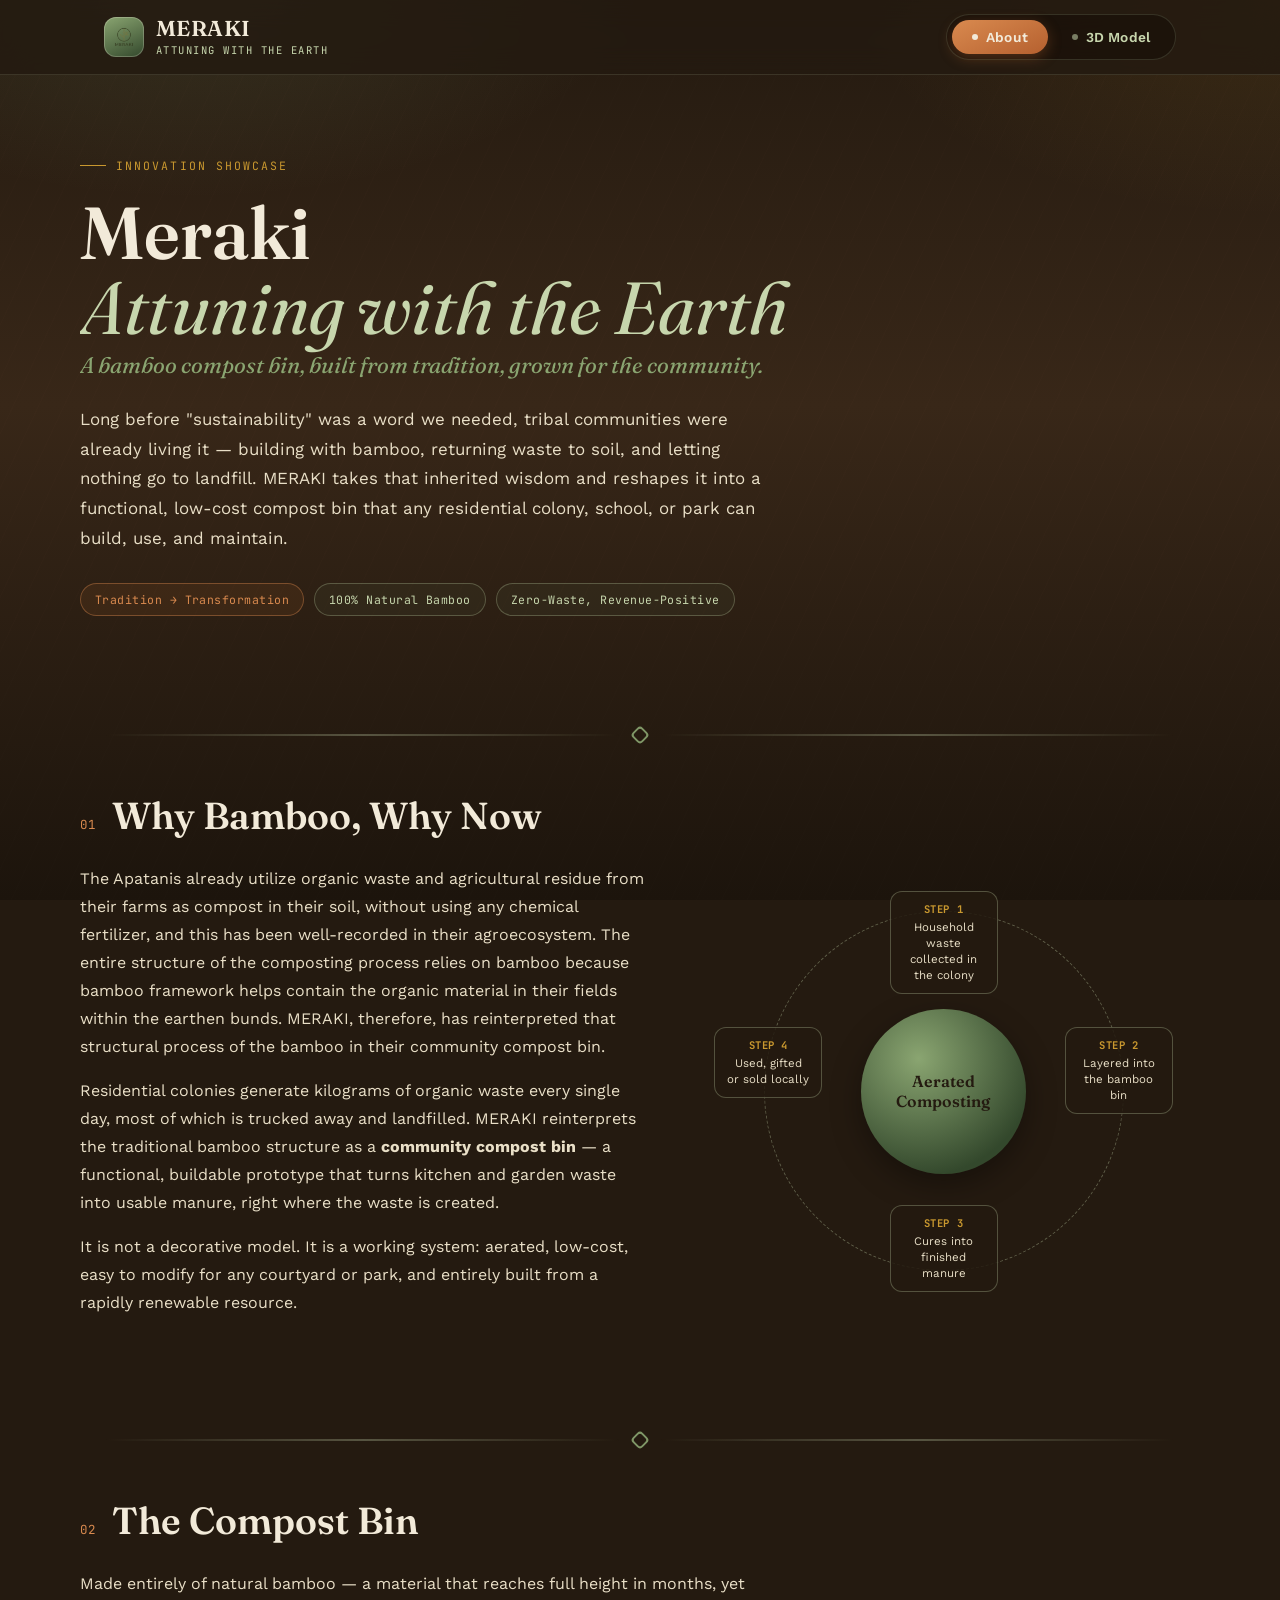
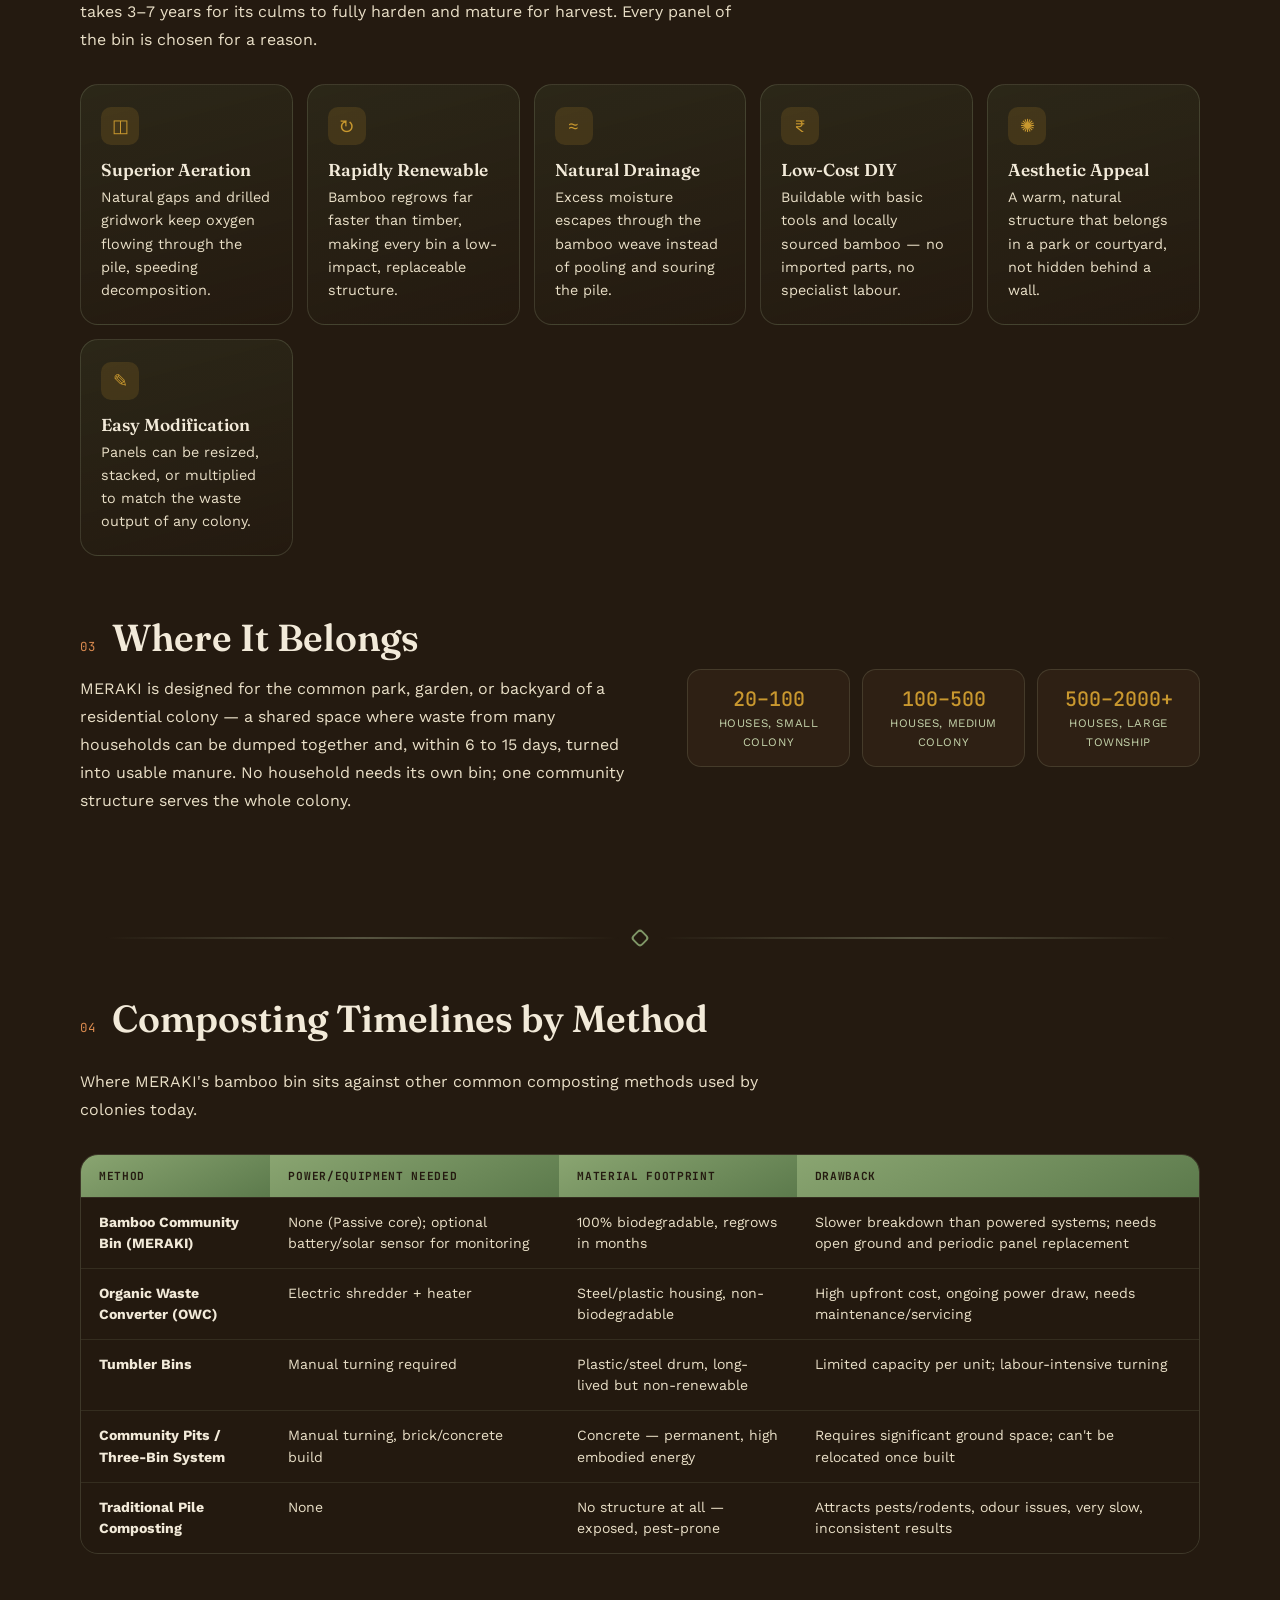
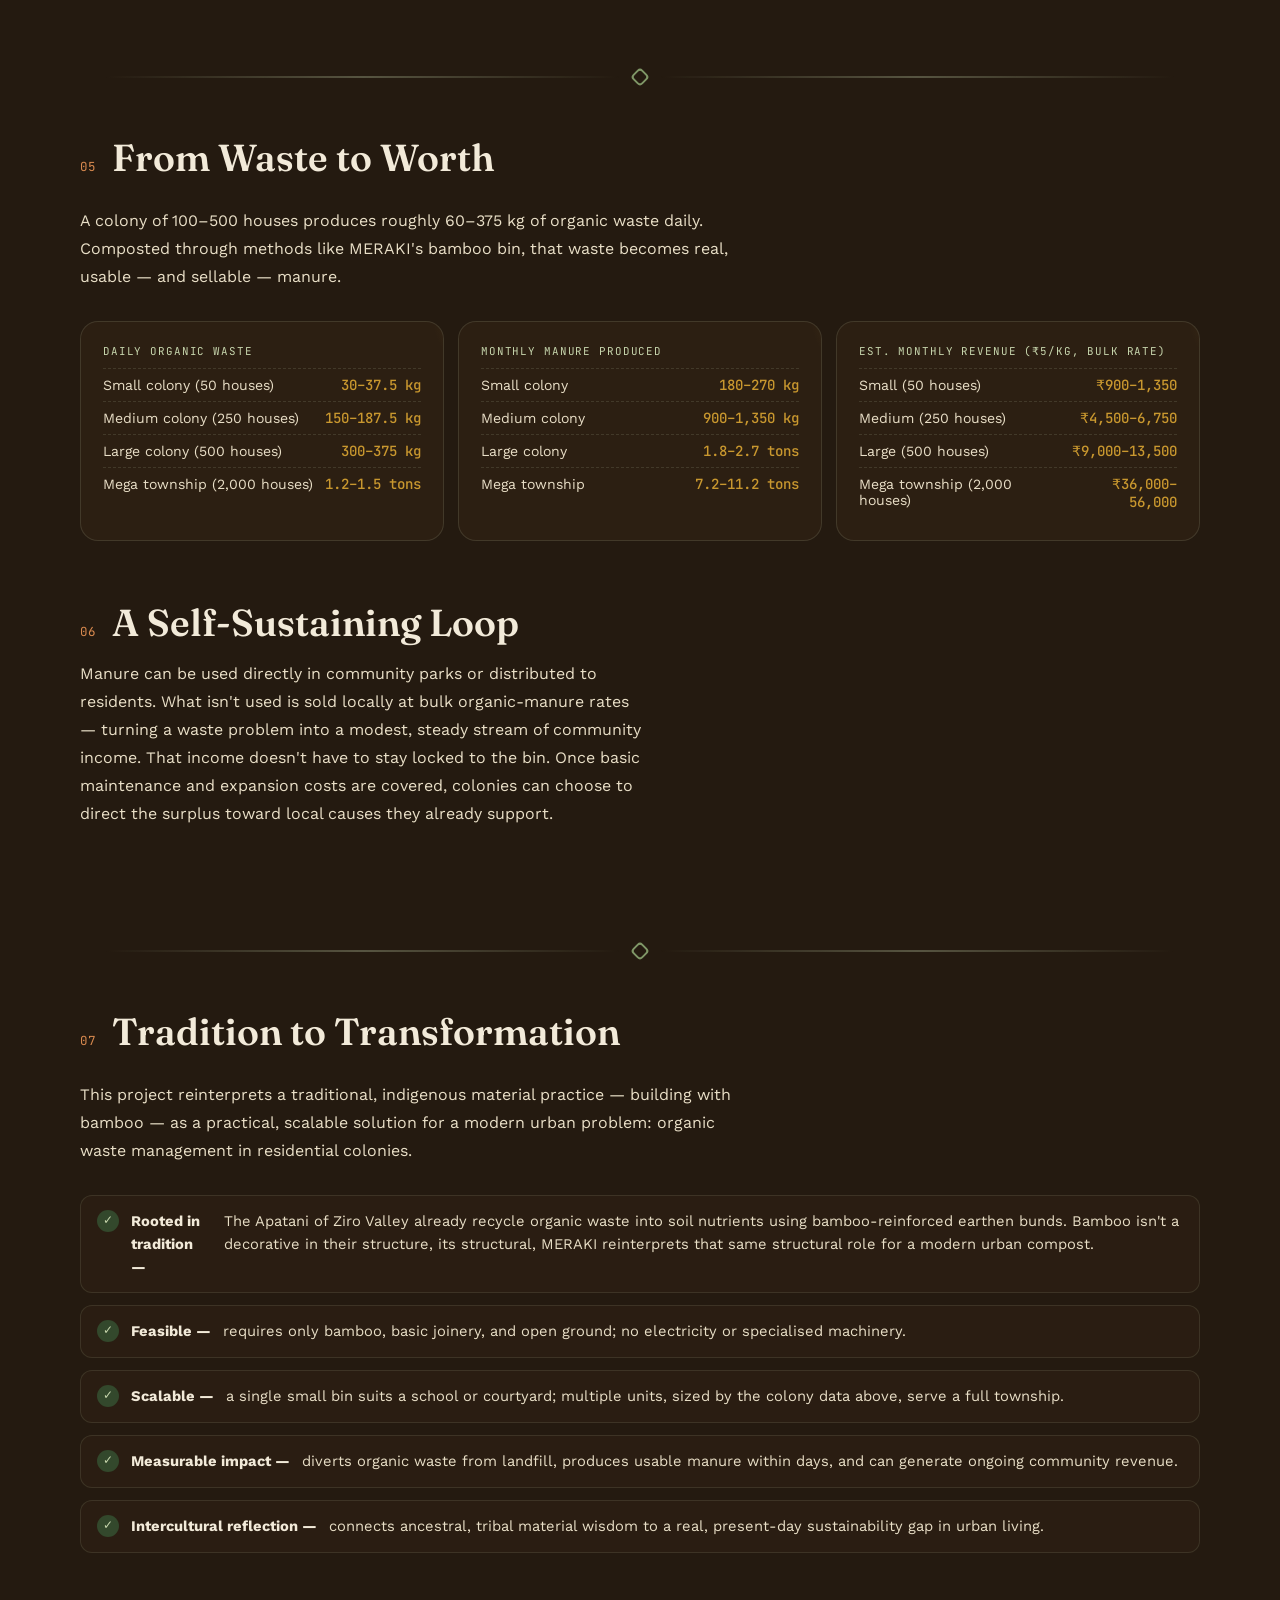
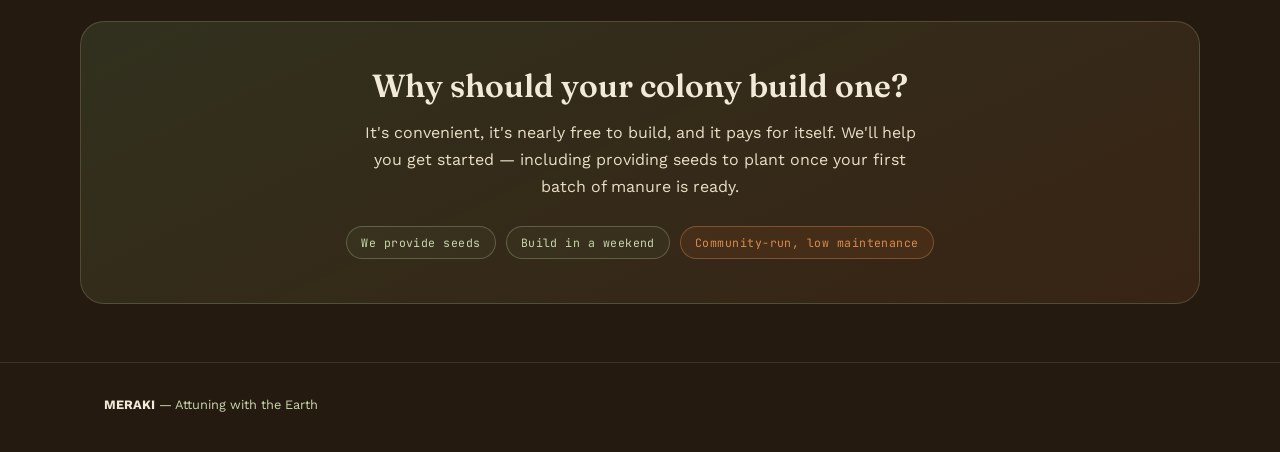
<file: index.html>
<!DOCTYPE html>
<html lang="en">
<head>
<meta charset="UTF-8">
<meta name="viewport" content="width=device-width, initial-scale=1.0">
<title>MERAKI — Attuning with the Earth | Bamboo Compost Bin</title>
<meta name="description" content="MERAKI: a bamboo compost bin reinterpreting tribal material wisdom for modern residential colonies.">
<link rel="preconnect" href="https://fonts.googleapis.com">
<link rel="stylesheet" href="style.css">
</head>
<body>

<div class="earth-field" aria-hidden="true"></div>

<!-- ============================= HEADER / TAB NAV ============================= -->
<header class="site-header">
  <div class="site-header__inner">
    <div class="brand">
      <div class="brand__mark" aria-hidden="true">
        <!-- New Logo Image -->
        <img src="meraki_logo.png" alt="MERAKI Logo" style="width: 32px; height: 32px; object-fit: contain;">
      </div>
      <div>
        <span class="brand__wordmark">MERAKI</span>
        <span class="brand__tagline">Attuning with the Earth</span>
      </div>
    </div>

    <nav class="tab-switch" role="tablist" aria-label="Site sections">
      <button class="tab-btn" id="tab-about" role="tab" aria-selected="true" aria-controls="panel-about">
        <span class="tab-btn__dot"></span> About
      </button>
      <button class="tab-btn" id="tab-model" role="tab" aria-selected="false" aria-controls="panel-model">
        <span class="tab-btn__dot"></span> 3D Model
      </button>
    </nav>
  </div>
</header>

<!-- ============================= ABOUT PANEL ============================= -->
<main>
<section class="panel is-active" id="panel-about" role="tabpanel" aria-labelledby="tab-about">

  <!-- HERO -->
  <div class="wrap hero">
    <span class="hero__eyebrow">Innovation Showcase</span>
    <h1 class="hero__title">Meraki<br><em>Attuning with the Earth</em></h1>
    <p class="hero__sub">A bamboo compost bin, built from tradition, grown for the community.</p>
    <p class="hero__lede">
      Long before "sustainability" was a word we needed, tribal communities were already living it — building with bamboo,
      returning waste to soil, and letting nothing go to landfill. MERAKI takes that inherited wisdom and reshapes it into
      a functional, low-cost compost bin that any residential colony, school, or park can build, use, and maintain.
    </p>
    <div class="hero__meta">
      <span class="pill pill--clay">Tradition → Transformation</span>
      <span class="pill">100% Natural Bamboo</span>
      <span class="pill">Zero-Waste, Revenue-Positive</span>
    </div>
  </div>

  <div class="wrap"><div class="culm" aria-hidden="true"><span class="culm__line"></span><span class="culm__node"></span><span class="culm__line"></span></div></div>

  <!-- WHY & HOW -->
  <div class="wrap section">
    <div class="section__head">
      <span class="section__num">01</span>
      <h2 class="section__title">Why Bamboo, Why Now</h2>
    </div>
    <div class="split">
      <div>
        <p>
          The Apatanis already utilize organic waste and agricultural residue from their farms as compost in their soil, without using any chemical fertilizer, and this has been well-recorded in their agroecosystem. The entire structure of the composting process relies on bamboo because bamboo framework helps contain the organic material in their fields within the earthen bunds. MERAKI, therefore, has reinterpreted that structural process of the bamboo in their community compost bin.
        </p>
        <p>
          Residential colonies generate kilograms of organic waste every single day, most of which is trucked away and
          landfilled. MERAKI reinterprets the traditional bamboo structure as a <strong>community compost bin</strong> —
          a functional, buildable prototype that turns kitchen and garden waste into usable manure, right where the waste
          is created.
        </p>
        <p>
          It is not a decorative model. It is a working system: aerated, low-cost, easy to modify for any courtyard or
          park, and entirely built from a rapidly renewable resource.
        </p>
      </div>
      <div class="cycle" aria-hidden="true">
        <div class="cycle__node cycle__node--1"><strong>Step 1</strong>Household waste collected in the colony</div>
        <div class="cycle__node cycle__node--2"><strong>Step 2</strong>Layered into the bamboo bin</div>
        <div class="cycle__center"><span>Aerated Composting</span></div>
        <div class="cycle__node cycle__node--3"><strong>Step 3</strong>Cures into finished manure</div>
        <div class="cycle__node cycle__node--4"><strong>Step 4</strong>Used, gifted or sold locally</div>
      </div>
    </div>
  </div>

  <div class="wrap"><div class="culm" aria-hidden="true"><span class="culm__line"></span><span class="culm__node"></span><span class="culm__line"></span></div></div>

  <!-- THE BIN / BENEFITS -->
  <div class="wrap section">
    <div class="section__head">
      <span class="section__num">02</span>
      <h2 class="section__title">The Compost Bin</h2>
    </div>
    <p class="section__intro">
      Made entirely of natural bamboo — a material that reaches full height in months, yet takes 3–7 years for its culms
      to fully harden and mature for harvest. Every panel of the bin is chosen for a reason.
    </p>
    <div class="grid-cards">
      <div class="card">
        <div class="card__icon">◫</div>
        <h3 class="card__title">Superior Aeration</h3>
        <p class="card__text">Natural gaps and drilled gridwork keep oxygen flowing through the pile, speeding decomposition.</p>
      </div>
      <div class="card">
        <div class="card__icon">↻</div>
        <h3 class="card__title">Rapidly Renewable</h3>
        <p class="card__text">Bamboo regrows far faster than timber, making every bin a low-impact, replaceable structure.</p>
      </div>
      <div class="card">
        <div class="card__icon">≈</div>
        <h3 class="card__title">Natural Drainage</h3>
        <p class="card__text">Excess moisture escapes through the bamboo weave instead of pooling and souring the pile.</p>
      </div>
      <div class="card">
        <div class="card__icon">₹</div>
        <h3 class="card__title">Low-Cost DIY</h3>
        <p class="card__text">Buildable with basic tools and locally sourced bamboo — no imported parts, no specialist labour.</p>
      </div>
      <div class="card">
        <div class="card__icon">✺</div>
        <h3 class="card__title">Aesthetic Appeal</h3>
        <p class="card__text">A warm, natural structure that belongs in a park or courtyard, not hidden behind a wall.</p>
      </div>
      <div class="card">
        <div class="card__icon">✎</div>
        <h3 class="card__title">Easy Modification</h3>
        <p class="card__text">Panels can be resized, stacked, or multiplied to match the waste output of any colony.</p>
      </div>
    </div>
  </div>

  <!-- WHERE -->
  <div class="wrap section" style="padding-top:0;">
    <div class="split">
      <div>
        <div class="section__head" style="margin-bottom:14px;">
          <span class="section__num">03</span>
          <h2 class="section__title">Where It Belongs</h2>
        </div>
        <p>
          MERAKI is designed for the common park, garden, or backyard of a residential colony — a shared space where
          waste from many households can be dumped together and, within 6 to 15 days, turned into usable manure.
          No household needs its own bin; one community structure serves the whole colony.
        </p>
      </div>
      <div class="stat-strip">
        <div class="stat-box"><span class="stat-box__num">20–100</span><span class="stat-box__label">Houses, small colony</span></div>
        <div class="stat-box"><span class="stat-box__num">100–500</span><span class="stat-box__label">Houses, medium colony</span></div>
        <div class="stat-box"><span class="stat-box__num">500–2000+</span><span class="stat-box__label">Houses, large township</span></div>
      </div>
    </div>
  </div>

  <div class="wrap"><div class="culm" aria-hidden="true"><span class="culm__line"></span><span class="culm__node"></span><span class="culm__line"></span></div></div>

  <!-- TIMELINES TABLE -->
  <div class="wrap section">
    <div class="section__head">
      <span class="section__num">04</span>
      <h2 class="section__title">Composting Timelines by Method</h2>
    </div>
    <p class="section__intro">Where MERAKI's bamboo bin sits against other common composting methods used by colonies today.</p>
    <div class="table-wrap">
      <table>
        <thead>
          <tr>
            <th>Method</th>
            <th>Power/Equipment Needed</th>
            <th>Material Footprint</th>
            <th>Drawback</th>
          </tr>
        </thead>
        <tbody>
          <tr>
            <td><strong>Bamboo Community Bin (MERAKI)</strong></td>
            <td>None (Passive core); optional battery/solar sensor for monitoring</td>
            <td>100% biodegradable, regrows in months</td>
            <td>Slower breakdown than powered systems; needs open ground and periodic panel replacement</td>
          </tr>
          <tr>
            <td><strong>Organic Waste Converter (OWC)</strong></td>
            <td>Electric shredder + heater</td>
            <td>Steel/plastic housing, non-biodegradable</td>
            <td>High upfront cost, ongoing power draw, needs maintenance/servicing</td>
          </tr>
          <tr>
            <td><strong>Tumbler Bins</strong></td>
            <td>Manual turning required</td>
            <td>Plastic/steel drum, long-lived but non-renewable</td>
            <td>Limited capacity per unit; labour-intensive turning</td>
          </tr>
          <tr>
            <td><strong>Community Pits / Three-Bin System</strong></td>
            <td>Manual turning, brick/concrete build</td>
            <td>Concrete — permanent, high embodied energy</td>
            <td>Requires significant ground space; can't be relocated once built</td>
          </tr>
          <tr>
            <td><strong>Traditional Pile Composting</strong></td>
            <td>None</td>
            <td>No structure at all — exposed, pest-prone</td>
            <td>Attracts pests/rodents, odour issues, very slow, inconsistent results</td>
          </tr>
        </tbody>
      </table>
    </div>
  </div>

  <div class="wrap"><div class="culm" aria-hidden="true"><span class="culm__line"></span><span class="culm__node"></span><span class="culm__line"></span></div></div>

  <!-- DATA / IMPACT -->
  <div class="wrap section">
    <div class="section__head">
      <span class="section__num">05</span>
      <h2 class="section__title">From Waste to Worth</h2>
    </div>
    <p class="section__intro">
      A colony of 100–500 houses produces roughly 60–375 kg of organic waste daily. Composted through methods like
      MERAKI's bamboo bin, that waste becomes real, usable — and sellable — manure.
    </p>
    <div class="data-grid">
      <div class="data-card">
        <div class="data-card__label">Daily Organic Waste</div>
        <div class="data-card__row"><span>Small colony (50 houses)</span><span>30–37.5 kg</span></div>
        <div class="data-card__row"><span>Medium colony (250 houses)</span><span>150–187.5 kg</span></div>
        <div class="data-card__row"><span>Large colony (500 houses)</span><span>300–375 kg</span></div>
        <div class="data-card__row"><span>Mega township (2,000 houses)</span><span>1.2–1.5 tons</span></div>
      </div>
      <div class="data-card">
        <div class="data-card__label">Monthly Manure Produced</div>
        <div class="data-card__row"><span>Small colony</span><span>180–270 kg</span></div>
        <div class="data-card__row"><span>Medium colony</span><span>900–1,350 kg</span></div>
        <div class="data-card__row"><span>Large colony</span><span>1.8–2.7 tons</span></div>
        <div class="data-card__row"><span>Mega township</span><span>7.2–11.2 tons</span></div>
      </div>
      <div class="data-card">
        <div class="data-card__label">Est. Monthly Revenue (₹5/kg, bulk rate)</div>
        <div class="data-card__row"><span>Small (50 houses)</span><span>₹900–1,350</span></div>
        <div class="data-card__row"><span>Medium (250 houses)</span><span>₹4,500–6,750</span></div>
        <div class="data-card__row"><span>Large (500 houses)</span><span>₹9,000–13,500</span></div>
        <div class="data-card__row"><span>Mega township (2,000 houses)</span><span>₹36,000–56,000</span></div>
      </div>
    </div>
  </div>

  <!-- REVENUE USE -->
  <div class="wrap section" style="padding-top:0;">
    <div class="split">
      <div>
        <div class="section__head" style="margin-bottom:14px;">
          <span class="section__num">06</span>
          <h2 class="section__title">A Self-Sustaining Loop</h2>
        </div>
        <p>
          Manure can be used directly in community parks or distributed to residents. What isn't used is sold locally at bulk organic-manure rates — turning a waste problem into a modest, steady stream of community income. That income doesn't have to stay locked to the bin. Once basic maintenance and expansion costs are covered, colonies can choose to direct the surplus toward local causes they already support.
        </p>
      </div>
    </div>
  </div>

  <div class="wrap"><div class="culm" aria-hidden="true"><span class="culm__line"></span><span class="culm__node"></span><span class="culm__line"></span></div></div>

  <!-- FEASIBILITY / ROUND 2 FRAMING -->
  <div class="wrap section">
    <div class="section__head">
      <span class="section__num">07</span>
      <h2 class="section__title">Tradition to Transformation</h2>
    </div>
    <p class="section__intro">
      This project reinterprets a traditional, indigenous material practice — building with bamboo — as a practical,
      scalable solution for a modern urban problem: organic waste management in residential colonies.
    </p>
    <ul class="check-list">
      <li><strong>Rooted in tradition —</strong> The Apatani of Ziro Valley already recycle organic waste into soil nutrients using bamboo-reinforced earthen bunds. Bamboo isn't a decorative in their structure, its structural, MERAKI reinterprets that same structural role for a modern urban compost.</li>
      <li><strong>Feasible —</strong> requires only bamboo, basic joinery, and open ground; no electricity or
        specialised machinery.</li>
      <li><strong>Scalable —</strong> a single small bin suits a school or courtyard; multiple units, sized by the
        colony data above, serve a full township.</li>
      <li><strong>Measurable impact —</strong> diverts organic waste from landfill, produces usable manure within
        days, and can generate ongoing community revenue.</li>
      <li><strong>Intercultural reflection —</strong> connects ancestral, tribal material wisdom to a real,
        present-day sustainability gap in urban living.</li>
    </ul>
  </div>

  <!-- CTA -->
  <div class="wrap section">
    <div class="cta-band">
      <h2 class="cta-band__title">Why should your colony build one?</h2>
      <p class="cta-band__text">
        It's convenient, it's nearly free to build, and it pays for itself. We'll help you get started —
        including providing seeds to plant once your first batch of manure is ready.
      </p>
      <div class="cta-tags">
        <span class="pill">We provide seeds</span>
        <span class="pill">Build in a weekend</span>
        <span class="pill pill--clay">Community-run, low maintenance</span>
      </div>
    </div>
  </div>

</section>

<!-- ============================= 3D MODEL PANEL ============================= -->
<section class="panel" id="panel-model" role="tabpanel" aria-labelledby="tab-model">
  <div class="model-panel">
    <div class="model-frame-shell">
      <div class="model-frame-header">
        <div>
          <h2>Interactive 3D Model</h2>
          <p>Explore the full-scale bamboo compost bin — rotate, inspect dimensions, and step through construction with the controls inside the viewer.</p>
        </div>
      </div>
      <div class="model-frame">
        <iframe
          src="3d-model.html"
          title="3D Interactive Bamboo Compost Bin Model"
          loading="lazy"
          allow="fullscreen"
          allowfullscreen>
        </iframe>
      </div>
      <p class="model-note">Original interactive model, unmodified — drag to orbit, scroll to zoom.</p>
    </div>
  </div>
</section>
</main>

<footer class="site-footer">
  <div class="site-footer__inner">
    <span><strong>MERAKI</strong> — Attuning with the Earth</span>
  </div>
</footer>

<script src="script.js"></script>
</body>
</html>
</file>
<file: style.css>
/* =========================================================================
   MERAKI — Attuning with the Earth
   Bamboo Compost Bin · AFS Sustainable Living, Round 2
   ========================================================================= */

@import url('https://fonts.googleapis.com/css2?family=Fraunces:opsz,wght@9..144,300;9..144,400;9..144,500;9..144,600;9..144,700&family=Work+Sans:wght@300;400;500;600;700&family=JetBrains+Mono:wght@400;500&display=swap');

:root{
  /* --- palette: soil to canopy --- */
  --soil-dark:   #241a10;
  --soil:        #382718;
  --soil-mid:    #4d3620;
  --bark:        #6b4a2b;
  --bamboo-deep: #33482c;
  --bamboo:      #5c7a4c;
  --bamboo-mid:  #8aa571;
  --bamboo-light:#c7d6ad;
  --clay:        #b5602f;
  --clay-light:  #d98a4f;
  --turmeric:    #c9982f;
  --parchment:   #f2ead9;
  --parchment-2: #e9dfc7;
  --ink:         #2a2013;
  --ink-soft:    #5a4c38;

  --radius: 18px;
  --max-w: 1120px;

  --font-display: "Fraunces", serif;
  --font-body: "Work Sans", sans-serif;
  --font-mono: "JetBrains Mono", monospace;
}

*, *::before, *::after{ box-sizing: border-box; }

html{ scroll-behavior: smooth; }

body{
  margin: 0;
  font-family: var(--font-body);
  color: var(--parchment);
  background: var(--soil-dark);
  -webkit-font-smoothing: antialiased;
  min-height: 100vh;
}

/* -------------------------------------------------------------------------
   Ambient background — layered soil gradient + soft "canopy" glow
   ------------------------------------------------------------------------- */
.earth-field{
  position: fixed;
  inset: 0;
  z-index: -1;
  background:
    radial-gradient(60% 45% at 15% -5%, rgba(140,165,113,0.18), transparent 60%),
    radial-gradient(55% 40% at 100% 0%, rgba(201,152,47,0.12), transparent 60%),
    linear-gradient(180deg, var(--soil-dark) 0%, var(--soil) 45%, #1c140c 100%);
}

.earth-field::after{
  content:"";
  position:absolute; inset:0;
  opacity:0.05;
  background-image:
    repeating-linear-gradient(115deg, transparent 0 22px, rgba(242,234,217,0.5) 22px 23px);
  mix-blend-mode: overlay;
}

::selection{ background: var(--clay); color: var(--parchment); }

a{ color: inherit; }

img{ max-width: 100%; display:block; }

/* -------------------------------------------------------------------------
   Top navigation — bamboo-node pill switcher
   ------------------------------------------------------------------------- */
.site-header{
  position: sticky;
  top: 0;
  z-index: 50;
  backdrop-filter: blur(14px);
  background: rgba(36, 26, 16, 0.82);
  border-bottom: 1px solid rgba(199, 214, 173, 0.14);
}

.site-header__inner{
  max-width: var(--max-w);
  margin: 0 auto;
  padding: 14px 24px;
  display: flex;
  align-items: center;
  justify-content: space-between;
  gap: 16px;
  flex-wrap: wrap;
}

.brand{
  display: flex;
  align-items: center;
  gap: 12px;
}

.brand__mark{
  width: 40px; height: 40px;
  border-radius: 12px;
  background: linear-gradient(155deg, var(--bamboo-mid), var(--bamboo-deep));
  display: flex; align-items: center; justify-content: center;
  box-shadow: inset 0 0 0 1px rgba(242,234,217,0.25);
  flex-shrink: 0;
}

.brand__wordmark{
  font-family: var(--font-display);
  font-optical-sizing: auto;
  font-weight: 600;
  font-size: 1.35rem;
  letter-spacing: 0.02em;
  color: var(--parchment);
  line-height: 1;
}

.brand__tagline{
  font-family: var(--font-mono);
  font-size: 0.66rem;
  text-transform: uppercase;
  letter-spacing: 0.14em;
  color: var(--bamboo-light);
  display: block;
  margin-top: 3px;
}

.tab-switch{
  display: inline-flex;
  gap: 4px;
  padding: 5px;
  background: rgba(20, 14, 8, 0.55);
  border: 1px solid rgba(199, 214, 173, 0.16);
  border-radius: 999px;
}

.tab-btn{
  appearance: none;
  border: none;
  cursor: pointer;
  font-family: var(--font-body);
  font-weight: 600;
  font-size: 0.86rem;
  letter-spacing: 0.01em;
  color: var(--bamboo-light);
  background: transparent;
  padding: 9px 20px;
  border-radius: 999px;
  display: flex;
  align-items: center;
  gap: 8px;
  transition: color 0.25s ease, background 0.25s ease, transform 0.15s ease;
}

.tab-btn:hover{ color: var(--parchment); }

.tab-btn:focus-visible{
  outline: 2px solid var(--turmeric);
  outline-offset: 2px;
}

.tab-btn[aria-selected="true"]{
  background: linear-gradient(155deg, var(--clay-light), var(--clay));
  color: var(--parchment);
  box-shadow: 0 4px 14px rgba(181, 96, 47, 0.35);
}

.tab-btn__dot{
  width: 6px; height: 6px; border-radius: 50%;
  background: currentColor;
  opacity: 0.55;
}
.tab-btn[aria-selected="true"] .tab-btn__dot{ opacity: 1; }

/* -------------------------------------------------------------------------
   Panels
   ------------------------------------------------------------------------- */
.panel{ display: none; }
.panel.is-active{ display: block; animation: rise 0.5s ease both; }

@keyframes rise{
  from{ opacity: 0; transform: translateY(10px); }
  to{ opacity: 1; transform: translateY(0); }
}

/* ===========================================================================
   ABOUT PANEL
   =========================================================================== */

.wrap{ max-width: var(--max-w); margin: 0 auto; padding: 0 24px; }

/* --- hero --- */
.hero{
  padding: 76px 0 54px;
  position: relative;
  overflow: hidden;
}

.hero__eyebrow{
  font-family: var(--font-mono);
  font-size: 0.72rem;
  letter-spacing: 0.18em;
  text-transform: uppercase;
  color: var(--turmeric);
  display: inline-flex;
  align-items: center;
  gap: 10px;
  margin-bottom: 22px;
}
.hero__eyebrow::before{
  content:"";
  width: 26px; height: 1px;
  background: var(--turmeric);
}

.hero__title{
  font-family: var(--font-display);
  font-optical-sizing: auto;
  font-weight: 600;
  font-size: clamp(2.6rem, 6vw, 4.6rem);
  line-height: 1.02;
  margin: 0 0 6px;
  color: var(--parchment);
}

.hero__title em{
  font-style: italic;
  font-weight: 400;
  color: var(--bamboo-light);
}

.hero__sub{
  font-family: var(--font-display);
  font-weight: 400;
  font-style: italic;
  font-size: clamp(1.1rem, 2vw, 1.4rem);
  color: var(--bamboo-mid);
  margin: 0 0 26px;
}

.hero__lede{
  max-width: 62ch;
  font-size: 1.06rem;
  line-height: 1.75;
  color: var(--parchment-2);
  margin: 0 0 30px;
}

.hero__meta{
  display: flex;
  flex-wrap: wrap;
  gap: 10px;
}

.pill{
  font-family: var(--font-mono);
  font-size: 0.72rem;
  letter-spacing: 0.04em;
  padding: 8px 14px;
  border-radius: 999px;
  border: 1px solid rgba(199, 214, 173, 0.28);
  color: var(--bamboo-light);
  background: rgba(92, 122, 76, 0.1);
}
.pill--clay{ border-color: rgba(217,138,79,0.4); color: var(--clay-light); background: rgba(181,96,47,0.12); }

/* --- bamboo culm divider (signature element) --- */
.culm{
  display: flex;
  align-items: center;
  gap: 0;
  margin: 58px 0 40px;
  opacity: 0.9;
}
.culm__line{
  flex: 1;
  height: 2px;
  background: linear-gradient(90deg, transparent, rgba(199,214,173,0.35), transparent);
}
.culm__node{
  width: 14px; height: 14px;
  margin: 0 10px;
  border-radius: 4px;
  border: 2px solid var(--bamboo-mid);
  transform: rotate(45deg);
  flex-shrink: 0;
}

/* --- section shell --- */
.section{ padding: 10px 0 58px; }

.section__head{
  display: flex;
  align-items: baseline;
  gap: 16px;
  margin-bottom: 26px;
  flex-wrap: wrap;
}

.section__num{
  font-family: var(--font-mono);
  font-size: 0.78rem;
  color: var(--clay-light);
  letter-spacing: 0.06em;
}

.section__title{
  font-family: var(--font-display);
  font-weight: 600;
  font-size: clamp(1.7rem, 3.2vw, 2.35rem);
  margin: 0;
  color: var(--parchment);
}

.section__intro{
  max-width: 68ch;
  color: var(--parchment-2);
  line-height: 1.75;
  font-size: 1rem;
  margin: 0 0 30px;
}

/* --- benefit grid --- */
.grid-cards{
  display: grid;
  grid-template-columns: repeat(auto-fit, minmax(210px, 1fr));
  gap: 14px;
}

.card{
  background: linear-gradient(165deg, rgba(92,122,76,0.14), rgba(36,26,16,0.4));
  border: 1px solid rgba(199,214,173,0.16);
  border-radius: var(--radius);
  padding: 22px 20px;
  transition: transform 0.25s ease, border-color 0.25s ease, background 0.25s ease;
}
.card:hover{
  transform: translateY(-3px);
  border-color: rgba(199,214,173,0.4);
  background: linear-gradient(165deg, rgba(92,122,76,0.22), rgba(36,26,16,0.45));
}

.card__icon{
  width: 38px; height: 38px;
  border-radius: 10px;
  display: flex; align-items: center; justify-content: center;
  background: rgba(201,152,47,0.16);
  color: var(--turmeric);
  margin-bottom: 14px;
  font-size: 1.1rem;
}

.card__title{
  font-family: var(--font-display);
  font-weight: 600;
  font-size: 1.08rem;
  color: var(--parchment);
  margin: 0 0 6px;
}

.card__text{
  font-size: 0.9rem;
  line-height: 1.6;
  color: var(--parchment-2);
  margin: 0;
}

/* --- two column layout --- */
.split{
  display: grid;
  grid-template-columns: 1.05fr 0.95fr;
  gap: 40px;
  align-items: center;
}
@media (max-width: 820px){ .split{ grid-template-columns: 1fr; } }

.split p{ line-height: 1.75; color: var(--parchment-2); margin: 0 0 16px; }
.split p:last-child{ margin-bottom: 0; }

.stat-strip{
  display: grid;
  grid-template-columns: repeat(3, 1fr);
  gap: 12px;
  margin-top: 8px;
}

.stat-box{
  background: rgba(56,39,24,0.5);
  border: 1px solid rgba(199,214,173,0.15);
  border-radius: 14px;
  padding: 16px 14px;
  text-align: center;
}
.stat-box__num{
  font-family: var(--font-mono);
  font-weight: 500;
  font-size: 1.25rem;
  color: var(--turmeric);
  display: block;
}
.stat-box__label{
  font-size: 0.72rem;
  color: var(--bamboo-light);
  text-transform: uppercase;
  letter-spacing: 0.05em;
}

/* --- compost cycle diagram --- */
.cycle{
  position: relative;
  width: 100%;
  max-width: 360px;
  aspect-ratio: 1;
  margin: 0 auto;
  border-radius: 50%;
  border: 1.5px dashed rgba(199,214,173,0.35);
  display: flex;
  align-items: center;
  justify-content: center;
}
.cycle__center{
  width: 46%;
  aspect-ratio: 1;
  border-radius: 50%;
  background: radial-gradient(circle at 35% 30%, var(--bamboo-mid), var(--bamboo-deep) 75%);
  display: flex;
  flex-direction: column;
  align-items: center;
  justify-content: center;
  text-align: center;
  box-shadow: 0 10px 30px rgba(0,0,0,0.35);
  padding: 10px;
}
.cycle__center span{
  font-family: var(--font-display);
  font-weight: 600;
  font-size: 1rem;
  color: var(--soil-dark);
}
.cycle__center small{
  font-family: var(--font-mono);
  font-size: 0.62rem;
  color: rgba(36,26,16,0.7);
  margin-top: 4px;
}

.cycle__node{
  position: absolute;
  width: 108px;
  padding: 10px 12px;
  border-radius: 12px;
  background: rgba(36,26,16,0.85);
  border: 1px solid rgba(199,214,173,0.3);
  font-size: 0.72rem;
  line-height: 1.4;
  color: var(--parchment-2);
  text-align: center;
}
.cycle__node strong{ display:block; color: var(--turmeric); font-family: var(--font-mono); font-size: 0.66rem; text-transform: uppercase; letter-spacing: 0.05em; margin-bottom: 2px;}

.cycle__node--1{ top: -6%; left: 50%; transform: translateX(-50%); }
.cycle__node--2{ top: 32%; right: -14%; }
.cycle__node--3{ bottom: -6%; left: 50%; transform: translateX(-50%); }
.cycle__node--4{ top: 32%; left: -14%; }

@media (max-width: 560px){
  .cycle{ max-width: 280px; }
  .cycle__node{ width: 92px; font-size: 0.66rem; padding: 8px; }
}

/* --- table --- */
.table-wrap{
  overflow-x: auto;
  border-radius: var(--radius);
  border: 1px solid rgba(199,214,173,0.16);
}
table{
  width: 100%;
  border-collapse: collapse;
  min-width: 640px;
  background: rgba(36,26,16,0.4);
}
thead th{
  font-family: var(--font-mono);
  font-size: 0.7rem;
  text-transform: uppercase;
  letter-spacing: 0.06em;
  text-align: left;
  color: var(--soil-dark);
  background: linear-gradient(155deg, var(--bamboo-mid), var(--bamboo));
  padding: 14px 18px;
}
tbody td{
  padding: 14px 18px;
  font-size: 0.88rem;
  color: var(--parchment-2);
  border-top: 1px solid rgba(199,214,173,0.1);
  vertical-align: top;
  line-height: 1.5;
}
tbody tr:hover{ background: rgba(92,122,76,0.08); }
tbody td strong{ color: var(--parchment); }

/* --- data cards (waste/manure/revenue) --- */
.data-grid{
  display: grid;
  grid-template-columns: repeat(auto-fit, minmax(230px, 1fr));
  gap: 14px;
}
.data-card{
  border-radius: var(--radius);
  padding: 22px;
  background: rgba(56,39,24,0.45);
  border: 1px solid rgba(199,214,173,0.14);
  position: relative;
  overflow: hidden;
}
.data-card::before{
  content:"";
  position:absolute; top:-30%; right:-30%;
  width: 120px; height: 120px;
  background: radial-gradient(circle, rgba(201,152,47,0.18), transparent 70%);
}
.data-card__label{
  font-family: var(--font-mono);
  font-size: 0.68rem;
  text-transform: uppercase;
  letter-spacing: 0.08em;
  color: var(--bamboo-light);
  margin-bottom: 10px;
}
.data-card__row{
  display: flex;
  justify-content: space-between;
  align-items: baseline;
  padding: 7px 0;
  border-top: 1px dashed rgba(199,214,173,0.14);
  font-size: 0.88rem;
}
.data-card__row:first-of-type{ border-top: none; }
.data-card__row span:first-child{ color: var(--parchment-2); }
.data-card__row span:last-child{
  font-family: var(--font-mono);
  color: var(--turmeric);
  font-weight: 500;
  text-align: right;
}

/* --- feasibility list --- */
.check-list{ list-style: none; margin: 0; padding: 0; display: grid; gap: 12px; }
.check-list li{
  display: flex; gap: 12px;
  padding: 14px 16px;
  border-radius: 12px;
  background: rgba(56,39,24,0.35);
  border: 1px solid rgba(199,214,173,0.12);
  font-size: 0.92rem;
  color: var(--parchment-2);
  line-height: 1.55;
}
.check-list li strong{ color: var(--parchment); }
.check-list li::before{
  content: "✓";
  flex-shrink: 0;
  width: 22px; height: 22px;
  border-radius: 50%;
  background: var(--bamboo-deep);
  color: var(--bamboo-light);
  display: flex; align-items: center; justify-content: center;
  font-size: 0.72rem;
}

/* --- CTA / involvement band --- */
.cta-band{
  border-radius: 24px;
  padding: 44px;
  background: linear-gradient(155deg, rgba(92,122,76,0.24), rgba(181,96,47,0.14));
  border: 1px solid rgba(199,214,173,0.2);
  text-align: center;
}
.cta-band__title{
  font-family: var(--font-display);
  font-weight: 600;
  font-size: clamp(1.5rem, 3vw, 2rem);
  margin: 0 0 14px;
  color: var(--parchment);
}
.cta-band__text{
  max-width: 56ch;
  margin: 0 auto 26px;
  color: var(--parchment-2);
  line-height: 1.7;
}
.cta-tags{
  display:flex; flex-wrap:wrap; justify-content:center; gap:10px;
}

/* --- footer --- */
.site-footer{
  border-top: 1px solid rgba(199,214,173,0.14);
  padding: 34px 0 40px;
}
.site-footer__inner{
  max-width: var(--max-w);
  margin: 0 auto;
  padding: 0 24px;
  display: flex;
  justify-content: space-between;
  gap: 20px;
  flex-wrap: wrap;
  font-size: 0.8rem;
  color: var(--bamboo-light);
}
.site-footer strong{ color: var(--parchment); }

/* ===========================================================================
   3D MODEL PANEL
   =========================================================================== */
.model-panel{
  padding: 20px 0 40px;
}
.model-frame-shell{
  max-width: var(--max-w);
  margin: 0 auto;
  padding: 0 24px;
}
.model-frame-header{
  display: flex;
  align-items: flex-end;
  justify-content: space-between;
  flex-wrap: wrap;
  gap: 14px;
  margin-bottom: 18px;
}
.model-frame-header h2{
  font-family: var(--font-display);
  font-weight: 600;
  font-size: clamp(1.5rem, 3vw, 2rem);
  margin: 0 0 6px;
  color: var(--parchment);
}
.model-frame-header p{
  margin: 0;
  color: var(--parchment-2);
  font-size: 0.9rem;
  max-width: 56ch;
  line-height: 1.6;
}

.model-frame{
  width: 100%;
  height: 78vh;
  min-height: 560px;
  border-radius: 22px;
  overflow: hidden;
  border: 1px solid rgba(199,214,173,0.22);
  box-shadow: 0 30px 60px rgba(0,0,0,0.45);
  background: #020617;
}
.model-frame iframe{
  width: 100%;
  height: 100%;
  border: 0;
  display: block;
}

.model-note{
  margin-top: 14px;
  font-family: var(--font-mono);
  font-size: 0.72rem;
  color: var(--bamboo-light);
  display: flex;
  align-items: center;
  gap: 8px;
}
.model-note::before{
  content:"";
  width: 7px; height: 7px;
  border-radius: 50%;
  background: var(--turmeric);
  flex-shrink: 0;
}

/* -------------------------------------------------------------------------
   Responsive
   ------------------------------------------------------------------------- */
@media (max-width: 640px){
  .hero{ padding: 54px 0 36px; }
  .site-header__inner{ padding: 12px 18px; }
  .wrap{ padding: 0 18px; }
  .cta-band{ padding: 30px 22px; }
  .stat-strip{ grid-template-columns: 1fr 1fr; }
}
</file>
